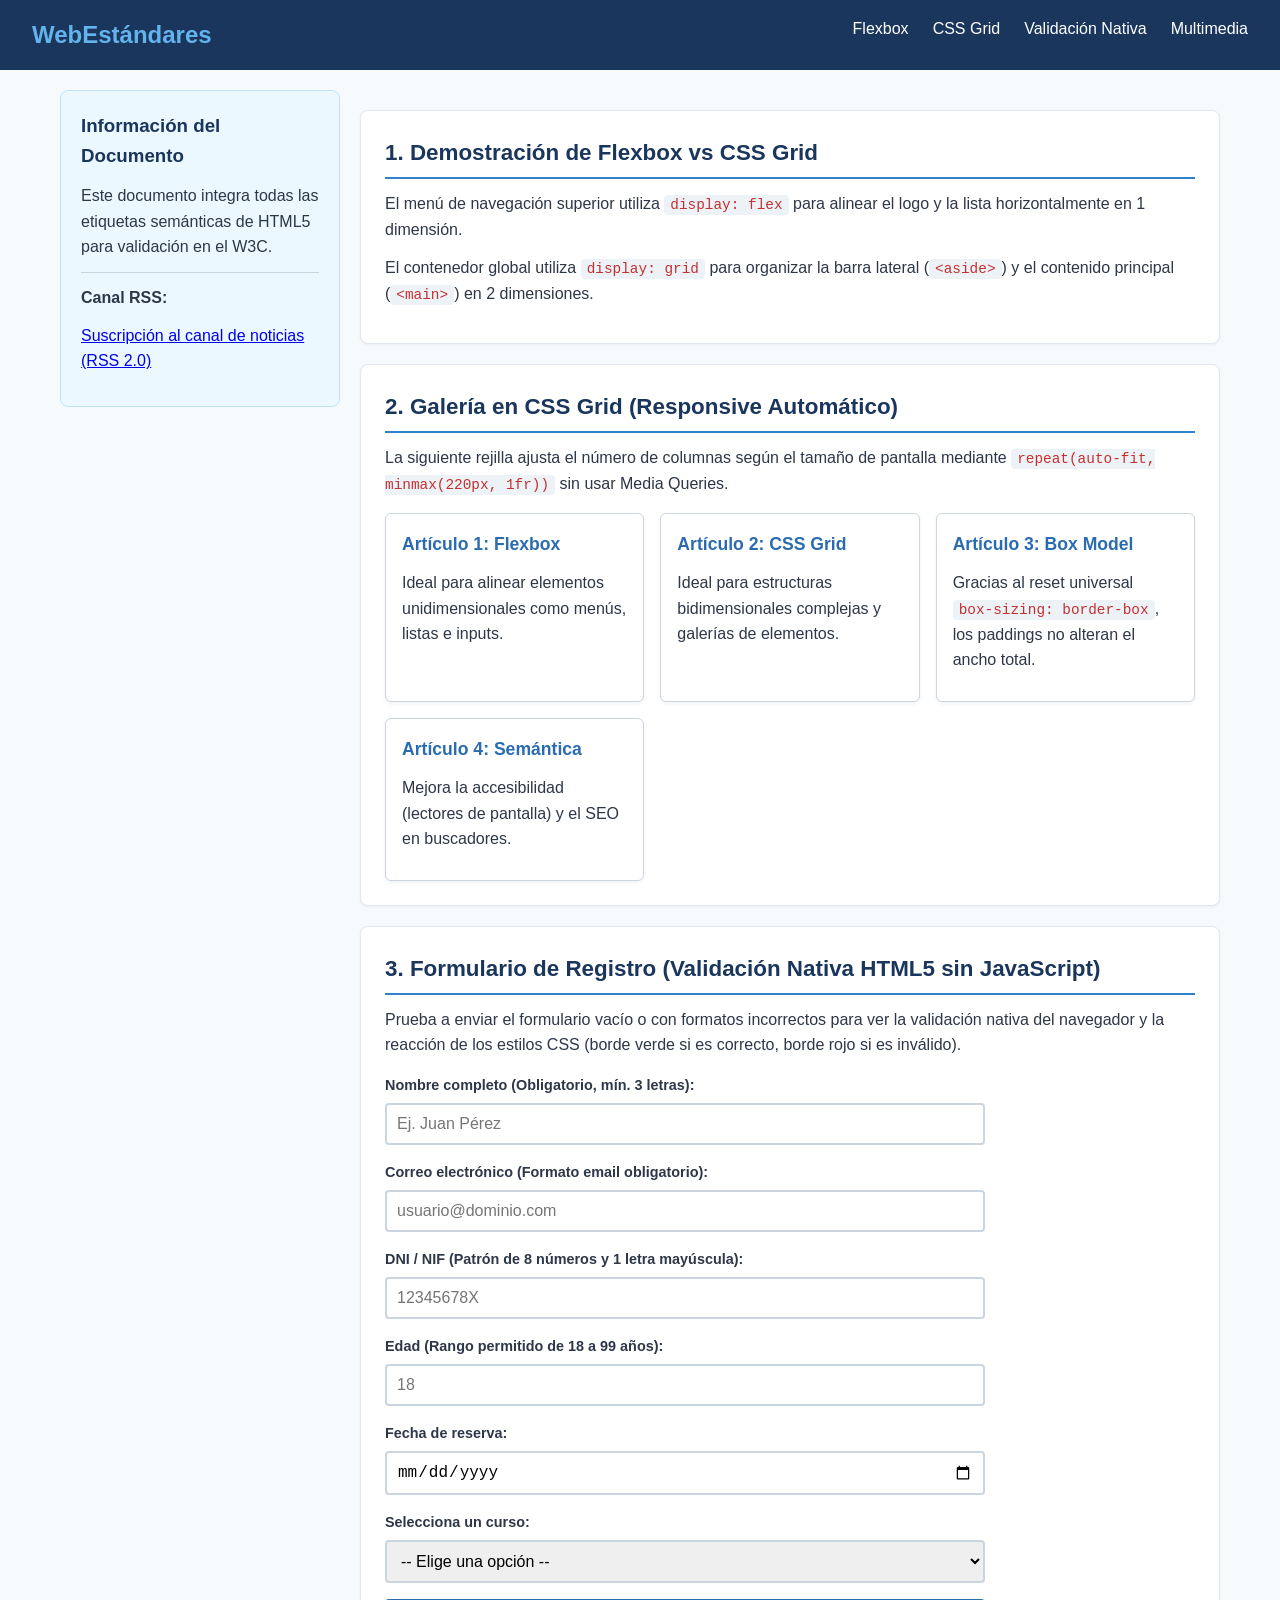
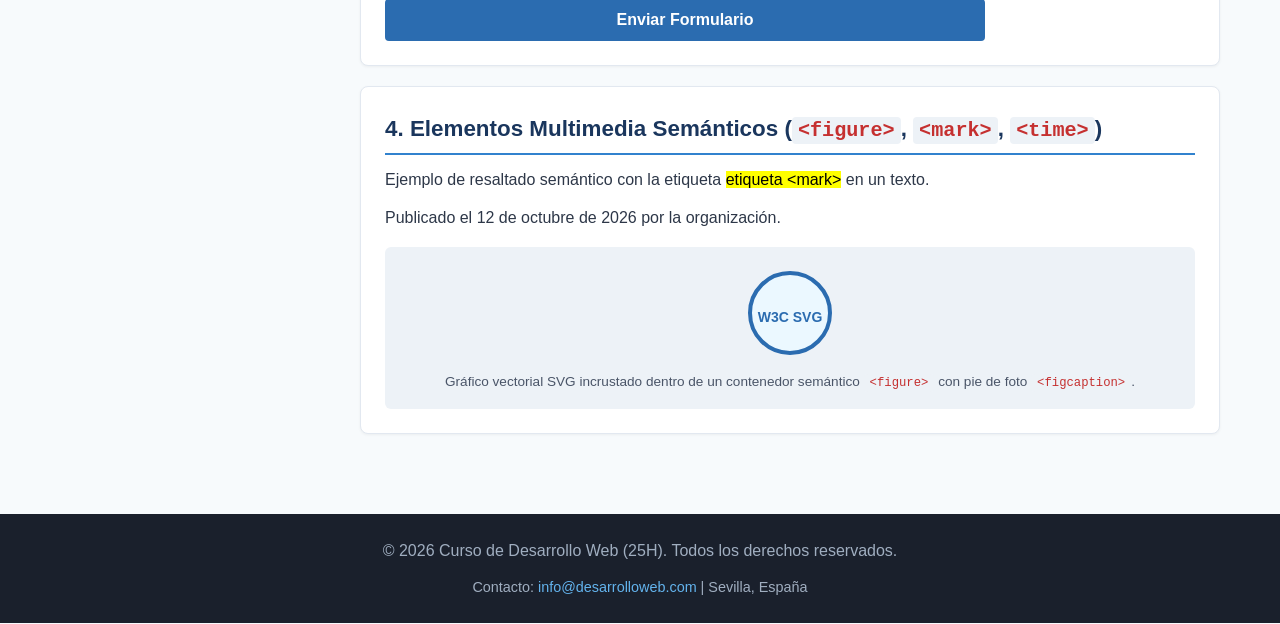
<file: ejemplos/index.html>
<!DOCTYPE html>
<html lang="es">
<head>
  <meta charset="UTF-8">
  <meta name="viewport" content="width=device-width, initial-scale=1.0">
  <title>Demostración Completa: Estándares HTML5, CSS Grid y Flexbox</title>
  
  <!-- Vinculación a la hoja de estilos externa -->
  <link rel="stylesheet" href="styles.css">
  
  <!-- Vinculación para auto-descubrimiento del Canal RSS 2.0 -->
  <link rel="alternate" type="application/rss+xml" title="Canal de Noticias RSS" href="feed.xml">
</head>
<body>

  <!-- ========================================================================
       ESTRUCTURA SEMÁNTICA 1: <header> y <nav> (Flexbox Unidimensional)
       ======================================================================== -->
  <header class="header-principal">
    <nav class="navbar" aria-label="Navegación principal">
      <div class="logo">WebEstándares</div>
      <ul class="nav-links">
        <li><a href="#flexbox">Flexbox</a></li>
        <li><a href="#grid">CSS Grid</a></li>
        <li><a href="#formulario">Validación Nativa</a></li>
        <li><a href="#multimedia">Multimedia</a></li>
      </ul>
    </nav>
  </header>

  <!-- ========================================================================
       ESTRUCTURA SEMÁNTICA 2: Layout Contenedor Principal en CSS Grid 2D
       ======================================================================== -->
  <div class="layout-global">

    <!-- ESTRUCTURA SEMÁNTICA 3: <aside> (Barra lateral / Información secundaria) -->
    <aside class="aside-sidebar">
      <h3>Información del Documento</h3>
      <p>Este documento integra todas las etiquetas semánticas de HTML5 para validación en el W3C.</p>
      <hr class="separador">
      <p><strong>Canal RSS:</strong></p>
      <p><a href="feed.xml" target="_blank">Suscripción al canal de noticias (RSS 2.0)</a></p>
    </aside>

    <!-- ESTRUCTURA SEMÁNTICA 4: <main> (Contenido principal y único) -->
    <main>

      <!-- SECCIÓN 1: Demostración Flexbox vs CSS Grid -->
      <section id="flexbox">
        <h2>1. Demostración de Flexbox vs CSS Grid</h2>
        <p>El menú de navegación superior utiliza <code>display: flex</code> para alinear el logo y la lista horizontalmente en 1 dimensión.</p>
        <p>El contenedor global utiliza <code>display: grid</code> para organizar la barra lateral (<code>&lt;aside&gt;</code>) y el contenido principal (<code>&lt;main&gt;</code>) en 2 dimensiones.</p>
      </section>

      <!-- SECCIÓN 2: Rejilla Responsive de Tarjetas con CSS Grid -->
      <section id="grid">
        <h2>2. Galería en CSS Grid (Responsive Automático)</h2>
        <p>La siguiente rejilla ajusta el número de columnas según el tamaño de pantalla mediante <code>repeat(auto-fit, minmax(220px, 1fr))</code> sin usar Media Queries.</p>
        
        <div class="card-grid">
          <!-- ESTRUCTURA SEMÁNTICA 5: <article> (Unidad de contenido independiente) -->
          <article class="card">
            <h3>Artículo 1: Flexbox</h3>
            <p>Ideal para alinear elementos unidimensionales como menús, listas e inputs.</p>
          </article>

          <article class="card">
            <h3>Artículo 2: CSS Grid</h3>
            <p>Ideal para estructuras bidimensionales complejas y galerías de elementos.</p>
          </article>

          <article class="card">
            <h3>Artículo 3: Box Model</h3>
            <p>Gracias al reset universal <code>box-sizing: border-box</code>, los paddings no alteran el ancho total.</p>
          </article>

          <article class="card">
            <h3>Artículo 4: Semántica</h3>
            <p>Mejora la accesibilidad (lectores de pantalla) y el SEO en buscadores.</p>
          </article>
        </div>
      </section>

      <!-- SECCIÓN 3: Formulario con Validación Nativa sin JavaScript -->
      <section id="formulario">
        <h2>3. Formulario de Registro (Validación Nativa HTML5 sin JavaScript)</h2>
        <p>Prueba a enviar el formulario vacío o con formatos incorrectos para ver la validación nativa del navegador y la reacción de los estilos CSS (borde verde si es correcto, borde rojo si es inválido).</p>

        <form class="form-validative" action="#" method="POST">
          
          <div class="form-group">
            <label for="nombre">Nombre completo (Obligatorio, mín. 3 letras):</label>
            <input type="text" id="nombre" name="nombre" placeholder="Ej. Juan Pérez" minlength="3" required>
          </div>

          <div class="form-group">
            <label for="email">Correo electrónico (Formato email obligatorio):</label>
            <input type="email" id="email" name="email" placeholder="usuario@dominio.com" required>
          </div>

          <div class="form-group">
            <label for="dni">DNI / NIF (Patrón de 8 números y 1 letra mayúscula):</label>
            <input type="text" id="dni" name="dni" placeholder="12345678X" pattern="[0-9]{8}[A-Z]" title="Debe introducir 8 números y 1 letra mayúscula" required>
          </div>

          <div class="form-group">
            <label for="edad">Edad (Rango permitido de 18 a 99 años):</label>
            <input type="number" id="edad" name="edad" min="18" max="99" placeholder="18" required>
          </div>

          <div class="form-group">
            <label for="fecha">Fecha de reserva:</label>
            <input type="date" id="fecha" name="fecha" required>
          </div>

          <div class="form-group">
            <label for="curso">Selecciona un curso:</label>
            <select id="curso" name="curso" required>
              <option value="">-- Elige una opción --</option>
              <option value="html">HTML5 y CSS3</option>
              <option value="js">JavaScript Moderno</option>
            </select>
          </div>

          <button type="submit">Enviar Formulario</button>
        </form>
      </section>

      <!-- SECCIÓN 4: Elementos Multimedia y Demás Etiquetas Semánticas -->
      <section id="multimedia">
        <h2>4. Elementos Multimedia Semánticos (<code>&lt;figure&gt;</code>, <code>&lt;mark&gt;</code>, <code>&lt;time&gt;</code>)</h2>
        
        <p>Ejemplo de resaltado semántico con la etiqueta <mark>etiqueta &lt;mark&gt;</mark> en un texto.</p>
        
        <p>Publicado el <time datetime="2026-10-12">12 de octubre de 2026</time> por la organización.</p>

        <!-- ESTRUCTURA SEMÁNTICA 6: <figure> y <figcaption> -->
        <figure class="figura-contenedor">
          <svg width="100" height="100" viewBox="0 0 100 100" class="svg-icono">
            <circle cx="50" cy="50" r="40" stroke="#2b6cb0" stroke-width="4" fill="#ebf8ff" />
            <text x="50%" y="55%" dominant-baseline="middle" text-anchor="middle" font-size="14" fill="#2b6cb0" font-weight="bold">W3C SVG</text>
          </svg>
          <figcaption class="figura-leyenda">
            Gráfico vectorial SVG incrustado dentro de un contenedor semántico <code>&lt;figure&gt;</code> con pie de foto <code>&lt;figcaption&gt;</code>.
          </figcaption>
        </figure>
      </section>

    </main>
  </div>

  <!-- ========================================================================
       ESTRUCTURA SEMÁNTICA 7: <footer> (Pie de página global)
       ======================================================================== -->
  <footer class="footer-principal">
    <p>&copy; 2026 Curso de Desarrollo Web (25H). Todos los derechos reservados.</p>
    <!-- ESTRUCTURA SEMÁNTICA 8: <address> (Información de contacto del autor) -->
    <address class="contacto-autor">
      Contacto: <a href="mailto:info@desarrolloweb.com">info@desarrolloweb.com</a> | Sevilla, España
    </address>
  </footer>

</body>
</html>
</file>
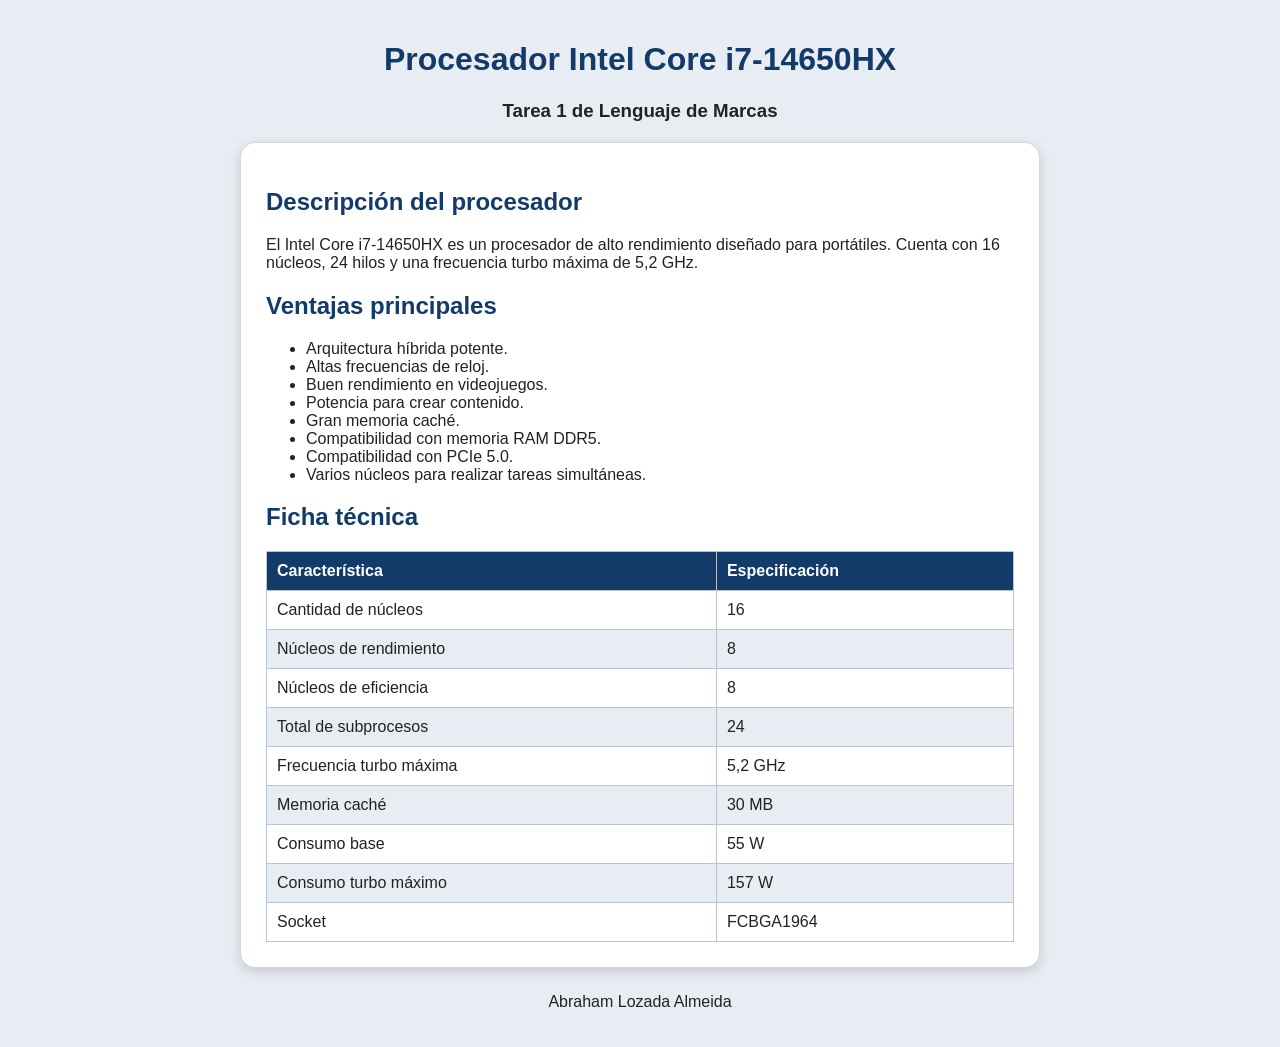
<file: Tarea1/index.html>
<!DOCTYPE html>
<html lang="es">
<head>
    <meta charset="UTF-8">
    <meta name="viewport" content="width=device-width, initial-scale=1.0">
    <title>Procesador Intel Core i7-14650HX</title>

      <link rel="stylesheet" href="styles.css">
        
</head>

<body>

    <h1>Procesador Intel Core i7-14650HX</h1>
    <h3>Tarea 1 de Lenguaje de Marcas</h3>

    <main>
        <article>

            <h2>Descripción del procesador</h2>

            <p>
                El Intel Core i7-14650HX es un procesador de alto
                rendimiento diseñado para portátiles. Cuenta con
                16 núcleos, 24 hilos y una frecuencia turbo máxima
                de 5,2 GHz.
            </p>

            <h2>Ventajas principales</h2>

            <ul>
                <li>Arquitectura híbrida potente.</li>
                <li>Altas frecuencias de reloj.</li>
                <li>Buen rendimiento en videojuegos.</li>
                <li>Potencia para crear contenido.</li>
                <li>Gran memoria caché.</li>
                <li>Compatibilidad con memoria RAM DDR5.</li>
                <li>Compatibilidad con PCIe 5.0.</li>
                <li>Varios núcleos para realizar tareas simultáneas.</li>
            </ul>

            <h2>Ficha técnica</h2>

            <table>
                <thead>
                    <tr>
                        <th>Característica</th>
                        <th>Especificación</th>
                    </tr>
                </thead>

                <tbody>
                    <tr>
                        <td>Cantidad de núcleos</td>
                        <td>16</td>
                    </tr>

                    <tr>
                        <td>Núcleos de rendimiento</td>
                        <td>8</td>
                    </tr>

                    <tr>
                        <td>Núcleos de eficiencia</td>
                        <td>8</td>
                    </tr>

                    <tr>
                        <td>Total de subprocesos</td>
                        <td>24</td>
                    </tr>

                    <tr>
                        <td>Frecuencia turbo máxima</td>
                        <td>5,2 GHz</td>
                    </tr>

                    <tr>
                        <td>Memoria caché</td>
                        <td>30 MB</td>
                    </tr>

                    <tr>
                        <td>Consumo base</td>
                        <td>55 W</td>
                    </tr>

                    <tr>
                        <td>Consumo turbo máximo</td>
                        <td>157 W</td>
                    </tr>

                    <tr>
                        <td>Socket</td>
                        <td>FCBGA1964</td>
                    </tr>
                </tbody>
            </table>

        </article>
    </main>

    <footer>
        <p>Abraham Lozada Almeida</p>
    </footer>

</body>
</html>
</file>
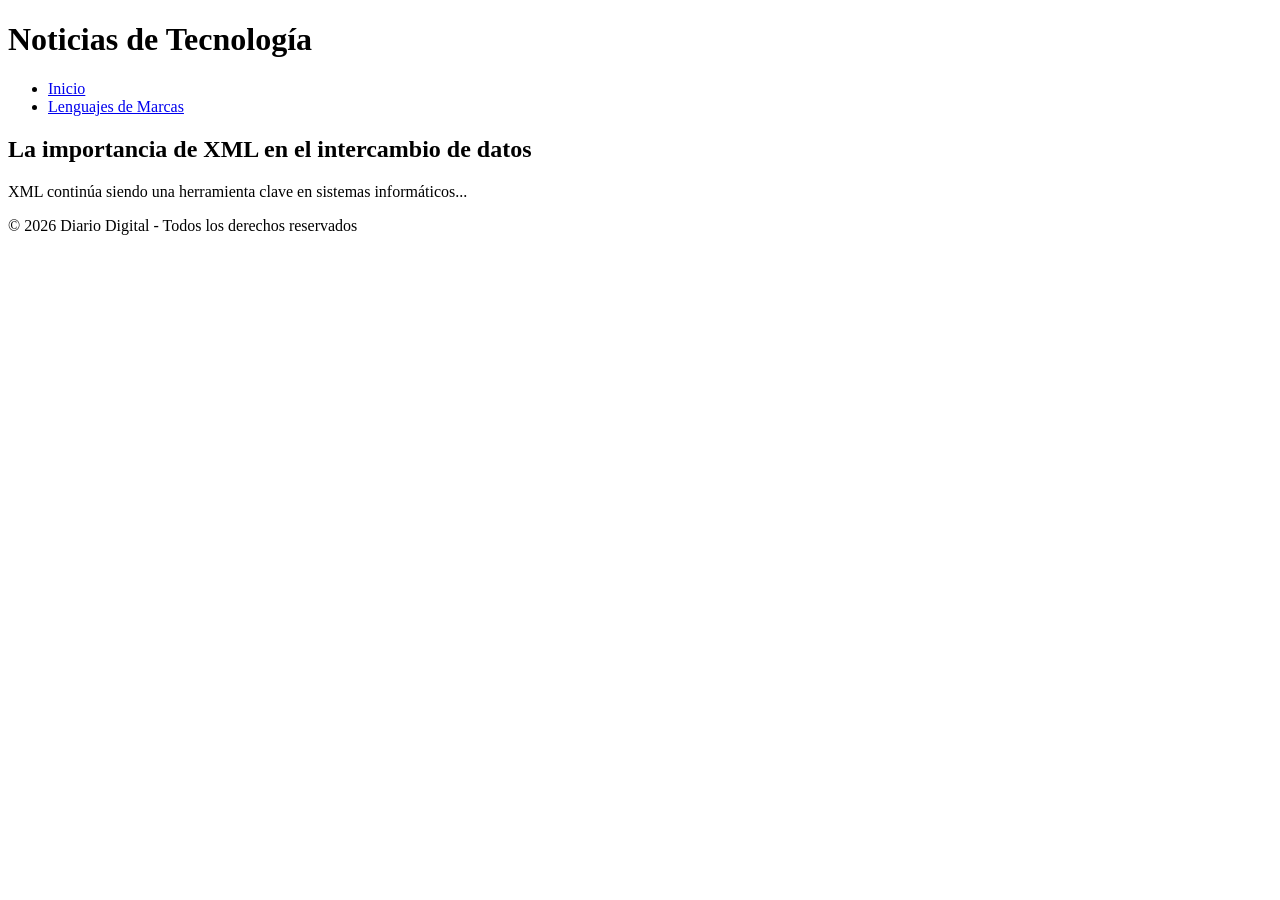
<file: blog.html>
<!DOCTYPE html>
<html lang="es">

<head>
<meta charset="UTF-8">
<title>Diario Digital</title>
</head>
<body>
<header>
<h1>Noticias de Tecnología</h1>
</header>
<nav>
<ul>
<li><a href="#inicio">Inicio</a></li>
<li><a href="#lenguajes">Lenguajes de Marcas</a></li>
</ul>
</nav>
<main>
<section id="lenguajes">
<article>
<h2>La importancia de XML en el intercambio de datos</h2>
<p>XML continúa siendo una herramienta clave en sistemas informáticos...</p>
</article>
</section>
</main>
<footer>
<p>© 2026 Diario Digital - Todos los derechos reservados</p>
</footer>
</body>

</html>
</file>
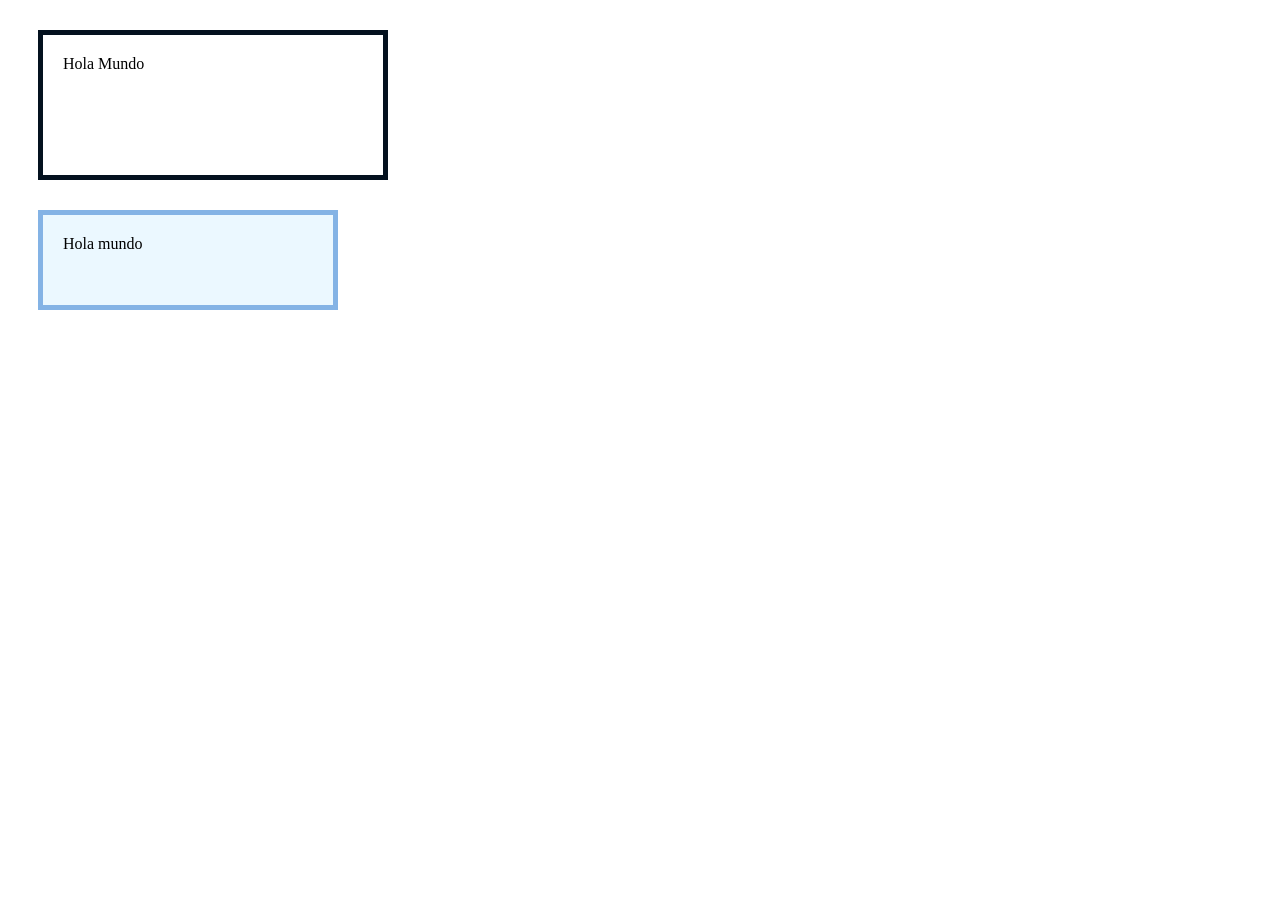
<file: ejemplos/modelos d cajas/BoxModel.html>
<!DOCTYPE html>
<html lang="en">
<head>
    <meta charset="UTF-8">
    <meta name="viewport" content="width=device-width, initial-scale=1.0">
    <link rel="stylesheet" href="BoxModel.css">
    <title>Document</title>
</head>
<body>
    <div class="caja-tradicional">Hola Mundo</div>
    <div class="caja-moderna">Hola mundo</div>
</body>
</html>
</file>
<file: ejemplos/styles.css>
/* ==========================================================================
   1. RESET UNIVERSAL Y BOX MODEL (border-box)
   ========================================================================== */
*,
*::before,
*::after {
  box-sizing: border-box;
  margin: 0;
  padding: 0;
}

body {
  font-family: Arial, Helvetica, sans-serif;
  line-height: 1.6;
  color: #2d3748;
  background-color: #f7fafc;
}

/* Estilos globales para destacar las secciones semánticas */
section {
  background-color: #ffffff;
  margin: 20px 0;
  padding: 24px;
  border-radius: 8px;
  border: 1px solid #e2e8f0;
  box-shadow: 0 1px 3px rgba(0, 0, 0, 0.05);
}

h1, h2, h3 {
  color: #1a365d;
  margin-bottom: 12px;
}

h2 {
  border-bottom: 2px solid #3182ce;
  padding-bottom: 6px;
  font-size: 1.4rem;
}

p {
  margin-bottom: 12px;
}

code {
  background-color: #edf2f7;
  padding: 2px 6px;
  border-radius: 4px;
  font-family: 'Courier New', Courier, monospace;
  font-size: 0.9em;
  color: #c53030;
}

.separador {
  margin: 12px 0;
  border: 0;
  border-top: 1px solid #cbd5e0;
}

/* ==========================================================================
   2. CASO 1: FLEXBOX (Navegación Unidimensional)
   ========================================================================== */
.header-principal {
  background-color: #1a365d;
  color: #ffffff;
  padding: 1rem 2rem;
}

/* Contenedor Flexbox del Menú */
.navbar {
  display: flex;
  justify-content: space-between;
  align-items: right;
  flex-wrap: wrap;
  gap: 1rem;
}

.logo {
  font-size: 1.5rem;
  font-weight: bold;
  color: #63b3ed;
}

.nav-links {
  display: flex; /* Flexbox secundario interno */
  list-style: none;
  gap: 1.5rem;
}

.nav-links a {
  color: #ffffff;
  text-decoration: none;
  font-weight: 500;
  transition: color 0.2s ease;
}

.nav-links a:hover {
  color: #63b3ed;
  text-decoration: underline;
}

/* ==========================================================================
   3. CASO 2: CSS GRID LAYOUT MACRO (Layout Global en 2D)
   ========================================================================== */
.layout-global {
  display: grid;
  grid-template-columns: 1fr; /* Columna única por defecto para móviles */
  gap: 20px;
  padding: 20px;
  max-width: 1200px;
  margin: 0 auto;
}

/* En pantallas medianas y grandes, pasamos a 2 columnas (Sidebar + Main) */
@media (min-width: 768px) {
  .layout-global {
    grid-template-columns: 280px 1fr;
  }
}

.aside-sidebar {
  background-color: #ebf8ff;
  padding: 20px;
  border-radius: 8px;
  border: 1px solid #bee3f8;
  height: fit-content;
}

/* ==========================================================================
   4. CASO 3: CSS GRID REJILLA DE TARJETAS (Responsive sin Media Queries)
   ========================================================================== */
.card-grid {
  display: grid;
  grid-template-columns: repeat(auto-fit, minmax(220px, 1fr));
  gap: 16px;
  margin-top: 16px;
}

.card {
  background-color: #ffffff;
  border: 1px solid #cbd5e0;
  padding: 16px;
  border-radius: 6px;
  box-shadow: 0 2px 4px rgba(0, 0, 0, 0.05);
}

.card h3 {
  font-size: 1.1rem;
  color: #2b6cb0;
}

/* ==========================================================================
   5. FORMULARIO CON VALIDACIÓN NATIVA HTML5 Y CSS (`:user-invalid` / `:valid`)
   ========================================================================== */
.form-validative {
  display: flex;
  flex-direction: column;
  gap: 16px;
  max-width: 600px;
  margin-top: 16px;
}

.form-group {
  display: flex;
  flex-direction: column;
  gap: 6px;
}

.form-group label {
  font-weight: bold;
  font-size: 0.9rem;
}

.form-group input,
.form-group select,
.form-group textarea {
  padding: 10px;
  border: 2px solid #cbd5e0;
  border-radius: 4px;
  font-size: 1rem;
  outline: none;
  transition: border-color 0.2s ease;
}

/* Pseudoclases CSS de validación nativa */
.form-group input:user-invalid,
.form-group select:user-invalid,
.form-group textarea:user-invalid {
  border-color: #e53e3e;
  background-color: #fff5f5;
}

.form-group input:valid:not(:placeholder-shown) {
  border-color: #38a169;
  background-color: #f0fff4;
}

button[type="submit"] {
  background-color: #2b6cb0;
  color: white;
  padding: 12px 20px;
  border: none;
  border-radius: 4px;
  font-size: 1rem;
  font-weight: bold;
  cursor: pointer;
  transition: background-color 0.2s ease;
}

button[type="submit"]:hover {
  background-color: #1a365d;
}

/* ==========================================================================
   6. ELEMENTOS MULTIMEDIA SEMÁNTICOS
   ========================================================================== */
.figura-contenedor {
  margin-top: 16px;
  text-align: center;
  background-color: #edf2f7;
  padding: 16px;
  border-radius: 6px;
}

.svg-icono {
  display: block;
  margin: 0 auto;
}

.figura-leyenda {
  font-size: 0.85rem;
  color: #4a5568;
  margin-top: 8px;
}

/* ==========================================================================
   7. ESTILOS DEL PIE DE PÁGINA (Footer)
   ========================================================================== */
.footer-principal {
  background-color: #1a202c;
  color: #a0aec0;
  text-align: center;
  padding: 24px;
  margin-top: 40px;
}

.footer-principal a {
  color: #63b3ed;
  text-decoration: none;
}

.contacto-autor {
  font-style: normal;
  margin-top: 8px;
  font-size: 0.9rem;
}
</file>
<file: Tarea1/styles.css>
* {
            box-sizing: border-box;
        }

        body {
            font-family: Arial, sans-serif;
            background-color: #e8edf3;
            margin: 0;
            padding: 20px;
            color: #222;
        }

        h1 {
            text-align: center;
            color: #123b69;
        }

        h3 {
            text-align: center;
        }

        article {
            background-color: white;
            max-width: 800px;
            margin: 20px auto;
            padding: 25px;
            border-radius: 15px;
            box-shadow: 0 4px 12px #00000025;
            border: 1px solid #d0d7e0;
        }

        h2 {
            color: #123b69;
        }

        table {
            width: 100%;
            border-collapse: collapse;
            margin-top: 15px;
        }

        th, td {
            border: 1px solid #b9c5d3;
            padding: 10px;
            text-align: left;
        }

        th {
            background-color: #123b69;
            color: white;
        }

        tbody tr:nth-child(even) {
            background-color: #e8edf3;
        }

        footer {
            text-align: center;
            margin-top: 25px;
        }
</file>
<file: ejemplos/modelos d cajas/BoxModel.css>
.caja-tradicional {
  /* Ancho asignado al contenido */
  width: 300px;
  height: 100px;
  /* Capas del Box Model */
  padding: 20px;
  border: 5px solid #04111f;
  margin: 30px;
  
  background-color: #ffffff;
}

.caja-moderna {
  box-sizing: border-box;  /* Fuerza que el total sea exacto*/
  width: 300px;
  height: 100px;
  /* Capas del Box Model */
  padding: 20px;
  border: 5px solid #84b3e5;
  margin: 30px;
  
  background-color: #ebf8ff;
}
</file>
